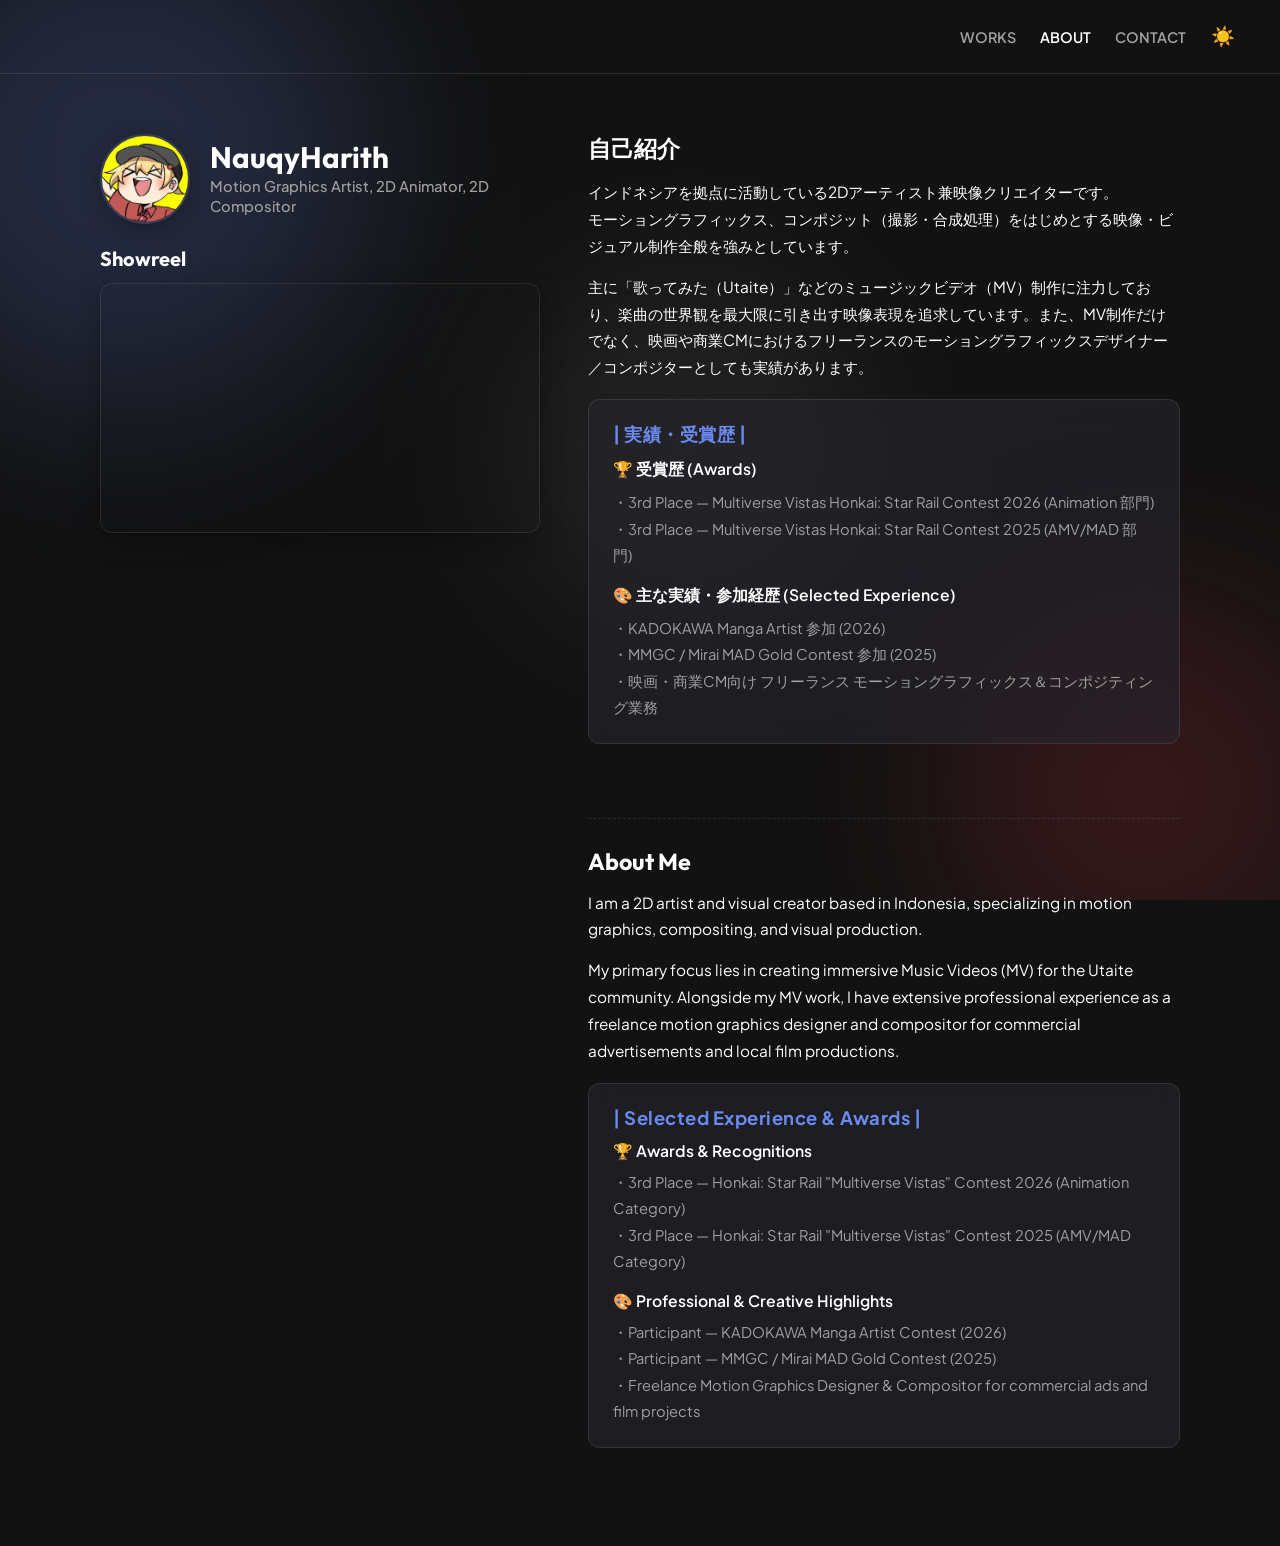
<file: about.html>
<!DOCTYPE html>
<html lang="id">
<head>
    <meta charset="UTF-8">
    <meta name="viewport" content="width=device-width, initial-scale=1.0">
    <title>About - NauqyHarith</title>
    <link rel="preconnect" href="https://fonts.googleapis.com">
    <link rel="preconnect" href="https://fonts.gstatic.com" crossorigin>
    <link href="https://fonts.googleapis.com/css2?family=Outfit:wght@400;500;600;700;800&family=Plus+Jakarta+Sans:wght@400;500;600;700;800&display=swap" rel="stylesheet">
    <link rel="stylesheet" href="style.css">
    <script defer src="https://cdn.vercel-insights.com/v1/script.js"></script>
</head>
<body>

    <!-- EFEK BACKGROUND ANIMASI -->
    <div class="bg-effects">
        <div class="blob blob-1"></div>
        <div class="blob blob-2"></div>
        <div class="blob blob-3"></div>
    </div>

    <nav class="navbar">
        <div class="nav-brand">
            <a href="index.html" style="text-decoration: none; color: inherit; display: flex; align-items: center; gap: 12px;">
                <span></span>
            </a>
        </div>
        <div class="nav-links">
            <a href="index.html">WORKS</a>
            <a href="about.html" class="active">ABOUT</a>
            <a href="contact.html">CONTACT</a>
            <button id="themeToggle" class="theme-toggle" title="Ubah Mode">☀️</button>
        </div>
    </nav>

    <div class="container about-container">
        <div class="about-grid-layout">
            
            <!-- KOLOM KIRI: Profile & Showreel Video -->
            <div class="about-left-col">
                <div class="about-profile-card">
                    <img src="img/ZnlQS6x4_400x400.jpg" alt="Nauqy Harith" class="about-avatar">
                    <div class="about-profile-meta">
                        <h1>NauqyHarith</h1>
                        <p class="role-title">Motion Graphics Artist, 2D Animator, 2D Compositor</p>
                    </div>
                </div>

                <!-- Showreel Video YouTube -->
                <div class="showreel-section">
                    <h2 class="showreel-heading">Showreel</h2>
                    <div class="video-responsive">
                        <iframe src="https://www.youtube.com/embed/bpfGElbDBjI" title="Showreel" frameborder="0" allow="accelerometer; autoplay; clipboard-write; encrypted-media; gyroscope; picture-in-picture" allowfullscreen></iframe>
                    </div>
                </div>
            </div>

            <!-- KOLOM KANAN: Bio & Experience (JP & EN) -->
            <div class="about-right-col">
                
                <!-- Japanese Bio & Experience -->
                <div class="bio-section">
                    <h3 class="bio-heading">自己紹介</h3>
                    <p class="bio-text">インドネシアを拠点に活動している2Dアーティスト兼映像クリエイターです。<br>モーショングラフィックス、コンポジット（撮影・合成処理）をはじめとする映像・ビジュアル制作全般を強みとしています。</p>
                    <p class="bio-text">主に「歌ってみた（Utaite）」などのミュージックビデオ（MV）制作に注力しており、楽曲の世界観を最大限に引き出す映像表現を追求しています。また、MV制作だけでなく、映画や商業CMにおけるフリーランスのモーショングラフィックスデザイナー／コンポジターとしても実績があります。</p>

                    <div class="exp-block">
                        <h4 class="block-title">| 実績・受賞歴 |</h4>
                        
                        <div class="exp-group">
                            <p class="exp-category-title">🏆 受賞歴 (Awards)</p>
                            <ul class="exp-list">
                                <li>・3rd Place — Multiverse Vistas Honkai: Star Rail Contest 2026 (Animation 部門)</li>
                                <li>・3rd Place — Multiverse Vistas Honkai: Star Rail Contest 2025 (AMV/MAD 部門)</li>
                            </ul>
                        </div>

                        <div class="exp-group">
                            <p class="exp-category-title">🎨 主な実績・参加経歴 (Selected Experience)</p>
                            <ul class="exp-list">
                                <li>・KADOKAWA Manga Artist 参加 (2026)</li>
                                <li>・MMGC / Mirai MAD Gold Contest 参加 (2025)</li>
                                <li>・映画・商業CM向け フリーランス モーショングラフィックス＆コンポジティング業務</li>
                            </ul>
                        </div>
                    </div>
                </div>

                <!-- English Translation -->
                <div class="bio-section en-section">
                    <hr class="section-divider">
                    <h3 class="bio-heading">About Me</h3>
                    <p class="bio-text">I am a 2D artist and visual creator based in Indonesia, specializing in motion graphics, compositing, and visual production.</p>
                    <p class="bio-text">My primary focus lies in creating immersive Music Videos (MV) for the Utaite community. Alongside my MV work, I have extensive professional experience as a freelance motion graphics designer and compositor for commercial advertisements and local film productions.</p>

                    <div class="exp-block">
                        <h4 class="block-title">| Selected Experience & Awards |</h4>
                        
                        <div class="exp-group">
                            <p class="exp-category-title">🏆 Awards & Recognitions</p>
                            <ul class="exp-list">
                                <li>・3rd Place — Honkai: Star Rail "Multiverse Vistas" Contest 2026 (Animation Category)</li>
                                <li>・3rd Place — Honkai: Star Rail "Multiverse Vistas" Contest 2025 (AMV/MAD Category)</li>
                            </ul>
                        </div>

                        <div class="exp-group">
                            <p class="exp-category-title">🎨 Professional & Creative Highlights</p>
                            <ul class="exp-list">
                                <li>・Participant — KADOKAWA Manga Artist Contest (2026)</li>
                                <li>・Participant — MMGC / Mirai MAD Gold Contest (2025)</li>
                                <li>・Freelance Motion Graphics Designer & Compositor for commercial ads and film projects</li>
                            </ul>
                        </div>
                    </div>
                </div>

            </div>

        </div>
    </div>
    
    <!-- Script Mode -->
    <script src="script.js"></script>
</body>
</html>
</file>
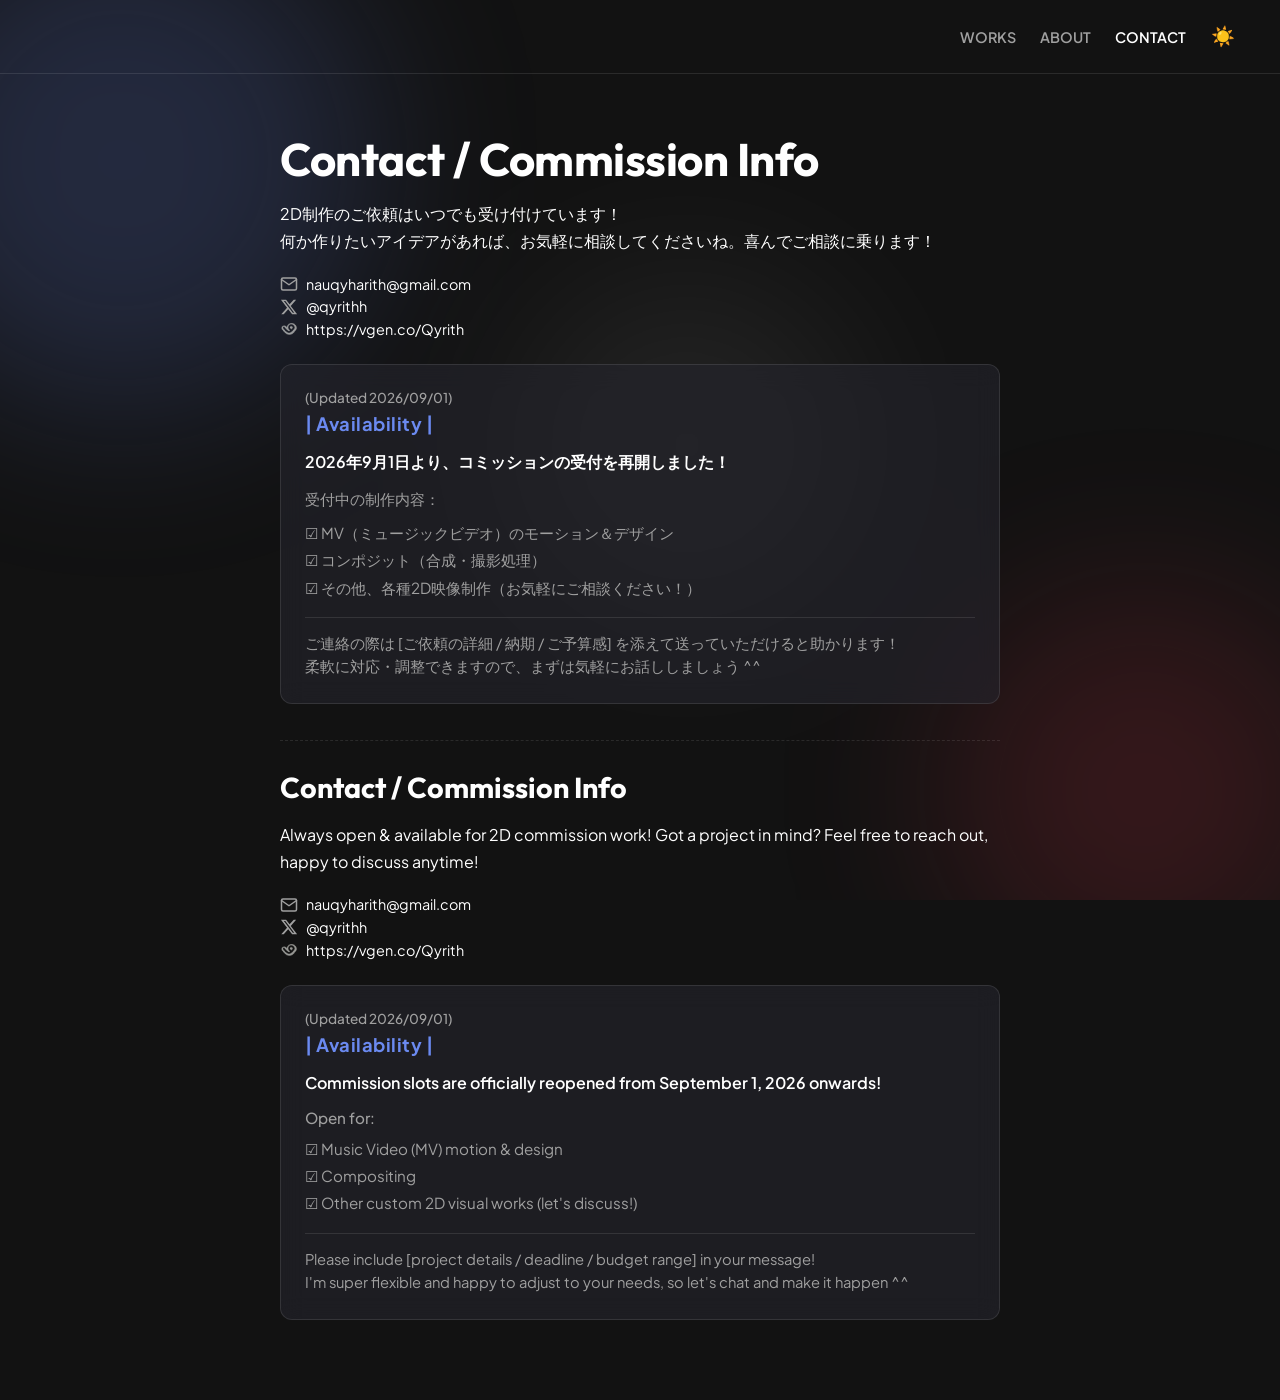
<file: contact.html>
<!DOCTYPE html>
<html lang="id">
<head>
    <meta charset="UTF-8">
    <meta name="viewport" content="width=device-width, initial-scale=1.0">
    <title>Contact - NauqyHarith</title>
    <link rel="preconnect" href="https://fonts.googleapis.com">
    <link rel="preconnect" href="https://fonts.gstatic.com" crossorigin>
    <link href="https://fonts.googleapis.com/css2?family=Outfit:wght@400;500;600;700;800&family=Plus+Jakarta+Sans:wght@400;500;600;700;800&display=swap" rel="stylesheet">
    <link rel="stylesheet" href="style.css">
    <script defer src="https://cdn.vercel-insights.com/v1/script.js"></script>
</head>
<body>

    <!-- EFEK BACKGROUND ANIMASI -->
    <div class="bg-effects">
        <div class="blob blob-1"></div>
        <div class="blob blob-2"></div>
        <div class="blob blob-3"></div>
    </div>

    <nav class="navbar">
        <div class="nav-brand">
            <a href="index.html" style="text-decoration: none; color: inherit; display: flex; align-items: center; gap: 12px;">
                <span></span>
            </a>
        </div>
        <div class="nav-links">
            <a href="index.html">WORKS</a>
            <a href="about.html">ABOUT</a>
            <a href="contact.html" class="active">CONTACT</a>
            <button id="themeToggle" class="theme-toggle" title="Ubah Mode">☀️</button>
        </div>
    </nav>

    <div class="container contact-container">
        
        <!-- Japanese Contact / Commission Info -->
        <div class="contact-section">
            <h1 class="page-title">Contact / Commission Info</h1>
            <p class="contact-desc">2D制作のご依頼はいつでも受け付けています！<br>何か作りたいアイデアがあれば、お気軽に相談してくださいね。喜んでご相談に乗ります！</p>

            <div class="profile-contacts contact-page-links">
                <p class="contact-email">
                    <svg xmlns="http://www.w3.org/2000/svg" width="18" height="18" viewBox="0 0 24 24" fill="none" stroke="currentColor" stroke-width="2" stroke-linecap="round" stroke-linejoin="round">
                        <path d="M4 4h16c1.1 0 2 .9 2 2v12c0 1.1-.9 2-2 2H4c-1.1 0-2-.9-2-2V6c0-1.1.9-2 2-2z"></path>
                        <polyline points="22,6 12,13 2,6"></polyline>
                    </svg>
                    <a href="https://mail.google.com/mail/?view=cm&fs=1&to=nauqyharith@gmail.com" target="_blank" rel="noopener noreferrer">nauqyharith@gmail.com</a>
                </p>

                <p class="contact-email">
                    <svg class="x-icon" xmlns="http://www.w3.org/2000/svg" width="18" height="18" viewBox="0 0 24 24" fill="currentColor">
                        <path d="M18.244 2.25h3.308l-7.227 8.26 8.502 11.24H16.17l-5.214-6.817L4.99 21.75H1.68l7.73-8.835L1.254 2.25H8.08l4.713 6.231zm-1.161 17.52h1.833L7.084 4.126H5.117z"/>
                    </svg>
                    <a href="https://x.com/qyrithh" target="_blank" rel="noopener noreferrer">@qyrithh</a>
                </p>

                <p class="contact-email">
                    <img src="img/VGen Badge - outline.png" alt="VGen" class="vgen-icon">
                    <a href="https://vgen.co/Qyrith" target="_blank" rel="noopener noreferrer">https://vgen.co/Qyrith</a>
                </p>
            </div>

            <div class="contact-block">
                <p class="update-date">(Updated 2026/09/01)</p>
                <h3 class="block-title">| Availability |</h3>
                <p class="status-bold">2026年9月1日より、コミッションの受付を再開しました！</p>
                <p class="status-note">受付中の制作内容：</p>
                <ul class="status-list">
                    <li>☑ MV（ミュージックビデオ）のモーション＆デザイン</li>
                    <li>☑ コンポジット（合成・撮影処理）</li>
                    <li>☑ その他、各種2D映像制作（お気軽にご相談ください！）</li>
                </ul>
                <p class="contact-closing-note">ご連絡の際は [ご依頼の詳細 / 納期 / ご予算感] を添えて送っていただけると助かります！<br>柔軟に対応・調整できますので、まずは気軽にお話ししましょう ^^</p>
            </div>
        </div>

        <!-- English Translation -->
        <div class="contact-section en-section">
            <hr class="section-divider">
            <h2 class="page-title-sub">Contact / Commission Info</h2>
            <p class="contact-desc">Always open & available for 2D commission work! Got a project in mind? Feel free to reach out, happy to discuss anytime!</p>

            <div class="profile-contacts contact-page-links">
                <p class="contact-email">
                    <svg xmlns="http://www.w3.org/2000/svg" width="18" height="18" viewBox="0 0 24 24" fill="none" stroke="currentColor" stroke-width="2" stroke-linecap="round" stroke-linejoin="round">
                        <path d="M4 4h16c1.1 0 2 .9 2 2v12c0 1.1-.9 2-2 2H4c-1.1 0-2-.9-2-2V6c0-1.1.9-2 2-2z"></path>
                        <polyline points="22,6 12,13 2,6"></polyline>
                    </svg>
                    <a href="https://mail.google.com/mail/?view=cm&fs=1&to=nauqyharith@gmail.com" target="_blank" rel="noopener noreferrer">nauqyharith@gmail.com</a>
                </p>

                <p class="contact-email">
                    <svg class="x-icon" xmlns="http://www.w3.org/2000/svg" width="18" height="18" viewBox="0 0 24 24" fill="currentColor">
                        <path d="M18.244 2.25h3.308l-7.227 8.26 8.502 11.24H16.17l-5.214-6.817L4.99 21.75H1.68l7.73-8.835L1.254 2.25H8.08l4.713 6.231zm-1.161 17.52h1.833L7.084 4.126H5.117z"/>
                    </svg>
                    <a href="https://x.com/qyrithh" target="_blank" rel="noopener noreferrer">@qyrithh</a>
                </p>

                <p class="contact-email">
                    <img src="img/VGen Badge - outline.png" alt="VGen" class="vgen-icon">
                    <a href="https://vgen.co/Qyrith" target="_blank" rel="noopener noreferrer">https://vgen.co/Qyrith</a>
                </p>
            </div>

            <div class="contact-block">
                <p class="update-date">(Updated 2026/09/01)</p>
                <h3 class="block-title">| Availability |</h3>
                <p class="status-bold">Commission slots are officially reopened from September 1, 2026 onwards!</p>
                <p class="status-note">Open for:</p>
                <ul class="status-list">
                    <li>☑ Music Video (MV) motion & design</li>
                    <li>☑ Compositing</li>
                    <li>☑ Other custom 2D visual works (let's discuss!)</li>
                </ul>
                <p class="contact-closing-note">Please include [project details / deadline / budget range] in your message!<br>I'm super flexible and happy to adjust to your needs, so let's chat and make it happen ^^</p>
            </div>
        </div>

    </div>
    
    <!-- Script Mode -->
    <script src="script.js"></script>
</body>
</html>
</file>
<file: style.css>
*, *::before, *::after {
    box-sizing: border-box;
}

html {
    width: 100%;
    max-width: 100%;
    overflow-x: hidden;
}

:root {
    --bg-main: #121212; 
    --bg-card: rgba(37, 37, 45, 0.6); 
    --text-primary: #ffffff;
    --text-secondary: #a0a0a0;
    --text-accent: #6b8af0; 
    --border-color: rgba(255, 255, 255, 0.1); 
}

body {
    margin: 0;
    padding: 0;
    width: 100%;
    max-width: 100%;
    font-family: 'Plus Jakarta Sans', -apple-system, BlinkMacSystemFont, 'Segoe UI', Roboto, sans-serif;
    background-color: var(--bg-main);
    color: var(--text-primary);
    position: relative; 
    overflow-x: hidden; 
}

/* ================= NAVIGASI ================= */
.navbar {
    display: flex;
    justify-content: space-between;
    align-items: center;
    padding: 20px 40px;
    border-bottom: 1px solid var(--border-color);
}

.nav-brand {
    font-family: 'Outfit', sans-serif;
    font-weight: 700;
    letter-spacing: 1px;
}

.nav-links {
    display: flex;
    align-items: center;
}

.nav-links a {
    color: var(--text-secondary);
    text-decoration: none;
    margin-left: 24px;
    font-size: 0.9rem;
    font-weight: 600;
    transition: color 0.2s;
}

.nav-links a:hover, .nav-links a.active {
    color: var(--text-primary);
}

/* ================= CONTAINER UMUM ================= */
.container {
    max-width: 1100px;
    margin: 0 auto;
    padding: 60px 20px;
}

/* ================= HALAMAN WORKS (HOME) ================= */
.profile-section {
    display: flex;
    align-items: center;
    gap: 36px;
    margin-bottom: 45px;
}

.home-avatar {
    width: 130px;
    height: 130px;
    border-radius: 50%;
    object-fit: cover;
    box-shadow: 0 8px 24px rgba(0,0,0,0.2);
    border: 2px solid var(--border-color);
    flex-shrink: 0;
}

.profile-info {
    display: flex;
    flex-direction: column;
}

/* Label Portofolio Kecil */
.portfolio-label {
    font-size: 0.8rem;
    color: var(--text-accent);
    letter-spacing: 3px;
    text-transform: uppercase;
    margin: 0 0 6px 0;
    font-weight: 700;
}

/* Judul Utama (Nama Kamu) */
.page-title {
    font-family: 'Outfit', 'Plus Jakarta Sans', sans-serif;
    font-size: 2.85rem;
    font-weight: 700;
    line-height: 1.1;
    margin: 0 0 8px 0;
    color: var(--text-primary);
    letter-spacing: -0.5px;
}

/* Subtitle Role / Keahlian */
.profile-role, 
.profile-details .name-highlight {
    font-family: 'Plus Jakarta Sans', sans-serif;
    font-size: 1.02rem;
    font-weight: 500;
    color: var(--text-secondary);
    margin: 0 0 10px 0;
    line-height: 1.3;
}

.profile-contacts {
    display: flex;
    flex-direction: column;
    gap: 4px;
}

.profile-contacts .contact-email {
    margin: 0;
    font-size: 0.9rem;
    line-height: 1.3;
    gap: 8px;
}

.profile-details a {
    color: var(--text-secondary);
    text-decoration: none;
    transition: color 0.2s;
}

.profile-details a:hover {
    color: var(--text-accent);
}

.filter-section {
    display: flex;
    gap: 10px;
    margin-bottom: 40px;
    flex-wrap: wrap;
}

.filter-btn {
    background-color: transparent;
    border: 1px solid var(--border-color);
    color: var(--text-secondary);
    padding: 8px 16px;
    border-radius: 6px;
    cursor: pointer;
    font-family: 'Plus Jakarta Sans', sans-serif;
    font-weight: 500;
    font-size: 0.9rem;
    transition: all 0.2s;
}

.filter-btn:hover, .filter-btn.active {
    background-color: var(--bg-card);
    color: var(--text-primary);
    border-color: #555;
}

.portfolio-grid {
    display: grid;
    grid-template-columns: repeat(auto-fill, minmax(320px, 1fr));
    gap: 24px;
}

.card {
    display: flex;
    flex-direction: column;
    text-decoration: none;
    color: inherit;
    background-color: var(--bg-card);
    border: 1px solid var(--border-color);
    border-radius: 12px;
    overflow: hidden;
    transition: transform 0.2s;
    backdrop-filter: blur(12px); 
    -webkit-backdrop-filter: blur(12px); 
}

.card:hover {
    transform: translateY(-4px);
}

.thumbnail-container {
    position: relative;
    width: 100%;
    aspect-ratio: 16/9;
    border-radius: 8px;
    overflow: hidden;
}

.thumbnail-container img {
    width: 100%;
    height: 100%;
    object-fit: cover;
    transition: transform 0.3s ease;
}

.card:hover .thumbnail-container img {
    transform: scale(1.05); 
}

.play-overlay {
    position: absolute;
    top: 50%;
    left: 50%;
    transform: translate(-50%, -50%);
    background: rgba(0,0,0,0.6);
    color: white;
    width: 48px;
    height: 48px;
    display: flex;
    align-items: center;
    justify-content: center;
    border-radius: 50%;
    font-size: 1.2rem;
    opacity: 0; 
    transition: opacity 0.2s;
    backdrop-filter: blur(2px);
}

.card:hover .play-overlay {
    opacity: 1; 
}

.card-info {
    padding: 16px 0;
}

.card-meta-row {
    display: flex;
    justify-content: space-between;
    align-items: center;
    padding: 0 12px;
    margin-bottom: 6px;
}

.card-subtitle {
    font-size: 0.8rem;
    color: var(--text-secondary);
    margin: 0;
}

.card-year-badge {
    font-size: 0.75rem;
    font-weight: 600;
    color: var(--text-accent);
    background: rgba(107, 138, 240, 0.12);
    border: 1px solid rgba(107, 138, 240, 0.25);
    padding: 2px 8px;
    border-radius: 12px;
    letter-spacing: 0.5px;
    white-space: nowrap;
}

.card-title {
    font-family: 'Outfit', 'Plus Jakarta Sans', sans-serif;
    font-size: 1.1rem;
    font-weight: 600;
    line-height: 1.35;
    padding: 0 12px;
    margin: 0 0 12px 0;
    color: var(--text-primary);
}

.card-tags {
    display: flex;
    padding: 0 12px;
    gap: 8px;
    flex-wrap: wrap;
    margin-bottom: 12px;
}

.card-tags span {
    background-color: var(--bg-card);
    padding: 4px 8px;
    border-radius: 4px;
    font-size: 0.75rem;
    color: var(--text-secondary);
}

.card-link {
    font-size: 0.85rem;
    color: var(--text-accent);
    margin: 0;
}

/* ================= MORE BUTTON (PLAYLIST) ================= */
.more-section {
    display: flex;
    justify-content: center;
    margin-top: 50px;
}

.more-btn {
    display: inline-flex;
    align-items: center;
    gap: 12px;
    background: var(--bg-card);
    border: 1px solid var(--border-color);
    color: var(--text-primary);
    padding: 14px 32px;
    border-radius: 30px;
    font-family: 'Plus Jakarta Sans', sans-serif;
    font-weight: 600;
    font-size: 0.95rem;
    text-decoration: none;
    transition: all 0.3s ease;
    backdrop-filter: blur(12px);
    -webkit-backdrop-filter: blur(12px);
    box-shadow: 0 4px 15px rgba(0, 0, 0, 0.2);
}

.more-btn .yt-icon {
    color: #ff0000;
    flex-shrink: 0;
    transition: transform 0.2s;
}

.more-btn .external-icon {
    stroke: var(--text-secondary);
    flex-shrink: 0;
    transition: stroke 0.2s, transform 0.2s;
}

.more-btn:hover {
    background: var(--text-accent);
    color: #ffffff;
    border-color: var(--text-accent);
    transform: translateY(-3px);
    box-shadow: 0 8px 25px rgba(107, 138, 240, 0.35);
}

.more-btn:hover .yt-icon {
    color: #ffffff;
    transform: scale(1.1);
}

.more-btn:hover .external-icon {
    stroke: #ffffff;
    transform: translate(2px, -2px);
}

/* ================= HALAMAN ABOUT ================= */
.about-container { 
    max-width: 1120px; 
}

.about-grid-layout {
    display: grid;
    grid-template-columns: 440px 1fr;
    gap: 48px;
    align-items: start;
}

/* Kolom Kiri: Profile & Showreel */
.about-left-col {
    position: sticky;
    top: 30px;
    display: flex;
    flex-direction: column;
    gap: 22px;
}

.about-profile-card {
    display: flex;
    align-items: center;
    gap: 20px;
}

.about-avatar {
    width: 90px;
    height: 90px;
    border-radius: 50%;
    object-fit: cover;
    border: 2px solid var(--border-color);
    box-shadow: 0 6px 20px rgba(0,0,0,0.25);
    flex-shrink: 0;
}

.about-profile-meta h1 {
    font-family: 'Outfit', 'Plus Jakarta Sans', sans-serif;
    margin: 0 0 4px 0;
    font-size: 1.85rem;
    font-weight: 700;
    line-height: 1.1;
    color: var(--text-primary);
}

.about-profile-meta .role-title {
    color: var(--text-secondary);
    font-family: 'Plus Jakarta Sans', sans-serif;
    font-weight: 500;
    font-size: 0.92rem;
    line-height: 1.35;
    margin: 0;
}

.showreel-section {
    margin-top: 0;
}

.showreel-heading {
    font-family: 'Outfit', 'Plus Jakarta Sans', sans-serif;
    margin: 0 0 12px 0;
    font-size: 1.25rem;
    font-weight: 700;
    color: var(--text-primary);
}

.video-responsive {
    position: relative;
    padding-bottom: 56.25%; 
    height: 0;
    overflow: hidden;
    border-radius: 12px;
    border: 1px solid var(--border-color);
    box-shadow: 0 8px 24px rgba(0,0,0,0.25);
}

.video-responsive iframe {
    position: absolute;
    top: 0;
    left: 0;
    width: 100%;
    height: 100%;
}

/* Kolom Kanan: Bio & Content */
.about-right-col {
    display: flex;
    flex-direction: column;
}

.bio-section {
    margin-bottom: 20px;
}

.bio-heading {
    font-family: 'Outfit', 'Plus Jakarta Sans', sans-serif;
    font-size: 1.45rem;
    font-weight: 700;
    color: var(--text-primary);
    margin: 0 0 14px 0;
}

.bio-text {
    line-height: 1.75;
    color: var(--text-primary);
    font-size: 0.96rem;
    margin: 0 0 14px 0;
}

.exp-block {
    background: var(--bg-card);
    border: 1px solid var(--border-color);
    border-radius: 12px;
    padding: 22px 24px;
    margin: 18px 0;
    backdrop-filter: blur(12px);
    -webkit-backdrop-filter: blur(12px);
}

.exp-category-title {
    font-weight: 600;
    font-size: 0.98rem;
    color: var(--text-primary);
    margin: 16px 0 8px 0;
}

.exp-block .exp-group:first-of-type .exp-category-title {
    margin-top: 10px;
}

.exp-list {
    list-style: none;
    padding: 0;
    margin: 0;
    line-height: 1.8;
    color: var(--text-secondary);
    font-size: 0.92rem;
}

.section-divider {
    border: none;
    border-top: 1px dashed var(--border-color);
    margin: 36px 0 28px 0;
}

@media (max-width: 900px) {
    .about-grid-layout {
        grid-template-columns: 1fr;
        gap: 36px;
    }
    .about-left-col {
        position: static;
    }
}

/* ================= HALAMAN CONTACT ================= */
.contact-container { max-width: 760px; }
.page-title-sub {
    font-family: 'Outfit', 'Plus Jakarta Sans', sans-serif;
    font-size: 1.8rem;
    font-weight: 700;
    color: var(--text-primary);
    margin: 0 0 12px 0;
}
.contact-desc {
    line-height: 1.7;
    color: var(--text-primary);
    font-size: 1rem;
    margin-bottom: 20px;
}
.contact-page-links {
    margin-bottom: 25px;
}
.contact-block {
    background: var(--bg-card);
    border: 1px solid var(--border-color);
    border-radius: 12px;
    padding: 24px;
    margin: 20px 0;
    backdrop-filter: blur(12px);
    -webkit-backdrop-filter: blur(12px);
}
.update-date {
    font-size: 0.85rem;
    color: var(--text-secondary);
    margin: 0 0 6px 0;
    font-weight: 500;
}
.block-title {
    color: var(--text-accent);
    font-size: 1.15rem;
    font-weight: 700;
    margin: 0 0 12px 0;
    letter-spacing: 0.5px;
}
.status-bold {
    font-weight: 600;
    font-size: 1rem;
    color: var(--text-primary);
    margin-bottom: 12px;
}
.status-note {
    color: var(--text-secondary);
    font-size: 0.95rem;
    font-weight: 500;
    margin-bottom: 8px;
}
.status-list {
    list-style: none;
    padding: 0;
    margin: 0 0 16px 0;
    line-height: 1.8;
    color: var(--text-secondary);
    font-size: 0.95rem;
}
.contact-closing-note {
    font-size: 0.92rem;
    color: var(--text-secondary);
    line-height: 1.6;
    margin: 0;
    border-top: 1px solid var(--border-color);
    padding-top: 14px;
}

/* ================= TEMA TERANG (LIGHT MODE) ================= */
body.light-mode {
    --bg-main: #f4f6f9;     
    --bg-card: rgba(255, 255, 255, 0.65); 
    --text-primary: #111827; 
    --text-secondary: #4b5563; 
    --text-accent: #4f46e5;  
    --border-color: rgba(0, 0, 0, 0.08); 
}

.theme-toggle {
    background: none;
    border: none;
    color: var(--text-primary);
    cursor: pointer;
    font-size: 1.2rem;
    margin-left: 20px;
    padding: 5px;
    display: inline-flex;
    align-items: center;
    justify-content: center;
    transition: transform 0.2s;
}

.theme-toggle:hover {
    transform: scale(1.1);
}

/* ================= ANIMATED BACKGROUND EFFECTS ================= */
.bg-effects {
    position: fixed; 
    top: 0;
    left: 0;
    width: 100%;
    height: 100%;
    max-width: 100%;
    max-height: 100%;
    z-index: -1; 
    overflow: hidden;
    pointer-events: none; 
}

.blob {
    position: absolute;
    border-radius: 50%;
    filter: blur(90px); 
    opacity: 0.5;
    animation: floatBlob 20s infinite alternate ease-in-out;
}

.blob-1 {
    width: 500px;
    height: 500px;
    background: rgba(107, 138, 240, 0.4); 
    top: -10%;
    left: -10%;
}

.blob-2 {
    width: 400px;
    height: 400px;
    background: rgba(220, 53, 69, 0.35); 
    bottom: -10%;
    right: -5%;
    animation-duration: 25s;
    animation-direction: alternate-reverse;
}

.blob-3 {
    width: 350px;
    height: 350px;
    background: rgba(255, 255, 255, 0.15); 
    top: 30%;
    left: 40%;
    animation-duration: 30s;
}

body.light-mode .blob-1 { background: rgba(107, 138, 240, 0.5); }
body.light-mode .blob-2 { background: rgba(220, 53, 69, 0.4); }
body.light-mode .blob-3 { background: rgba(180, 200, 255, 0.4); }

@keyframes floatBlob {
    0% { transform: translate(0, 0) scale(1); }
    33% { transform: translate(50px, -50px) scale(1.1); }
    66% { transform: translate(-30px, 40px) scale(0.9); }
    100% { transform: translate(60px, 20px) scale(1.05); }
}

/* Posisi Ikon dan Teks Email & Socials */
.contact-email {
    display: flex;
    align-items: center;
    gap: 10px; /* Jarak antara ikon dan teks */
    color: var(--text-secondary);
}

.contact-email svg {
    /* Warnanya ngikutin teks secondary biar nyatu */
    stroke: var(--text-secondary); 
    flex-shrink: 0;
}

.contact-email .x-icon {
    stroke: none;
    fill: var(--text-secondary);
    width: 18px;
    height: 18px;
    flex-shrink: 0;
    transition: fill 0.2s;
}

.contact-email a {
    color: var(--text-primary);
    text-decoration: none;
    transition: opacity 0.2s, color 0.2s;
}

.contact-email:hover svg {
    stroke: var(--text-primary);
}

.contact-email:hover .x-icon {
    fill: var(--text-primary);
}

.contact-email a:hover {
    opacity: 0.8;
}

/* Pengaturan khusus untuk logo VGen PNG */
.vgen-icon {
    width: 18px;
    height: 18px;
    object-fit: contain;
    opacity: 0.6; /* Dibikin agak pudar biar sewarna dengan ikon email (abu-abu) */
    flex-shrink: 0;
    transition: opacity 0.2s;
}

.contact-email:hover .vgen-icon {
    opacity: 1;
}

/* Trik sulap: Pas di mode gelap (Dark Mode), warna hitam di logo VGen kita balik (invert) jadi putih */
body:not(.light-mode) .vgen-icon {
    filter: invert(1);
}

/* ================= POPUP MODAL NOTION PEEK VIEW ================= */
/* Kursor tangan pas card di-hover */
.project-card { cursor: pointer; }

/* Background hitam transparan nutupin layar */
.modal-overlay {
    position: fixed; top: 0; left: 0; width: 100%; height: 100%;
    background: rgba(0, 0, 0, 0.85);
    z-index: 1000; display: flex; justify-content: center; align-items: center;
    opacity: 0; pointer-events: none; transition: opacity 0.3s ease;
    backdrop-filter: blur(8px);
}
.modal-overlay.show {
    opacity: 1; pointer-events: auto;
}

/* Kotak Popup-nya */
.modal-content {
    background: var(--bg-main);
    width: 90%; max-width: 900px; max-height: 90vh;
    border-radius: 16px; overflow-y: auto; overflow-x: hidden;
    position: relative;
    transform: translateY(30px); transition: transform 0.3s ease;
    border: 1px solid var(--border-color);
    box-shadow: 0 20px 40px rgba(0,0,0,0.4);
}
.modal-overlay.show .modal-content {
    transform: translateY(0);
}

/* Tombol Tutup (X) */
.close-modal {
    position: absolute; top: 15px; right: 20px;
    background: rgba(0, 0, 0, 0.6); color: white;
    border: none; border-radius: 50%; width: 36px; height: 36px;
    font-size: 1.5rem; cursor: pointer; display: flex;
    align-items: center; justify-content: center; z-index: 10;
    transition: 0.2s;
}
.close-modal:hover { background: red; }

/* Banner Gambar di Atas */
.modal-banner {
    width: 100%; height: 300px; object-fit: cover; display: block;
}

/* Isi Teks dan Video */
.modal-body { padding: 40px; }

.modal-title-row {
    display: flex;
    justify-content: space-between;
    align-items: center;
    gap: 16px;
    margin-bottom: 8px;
    flex-wrap: wrap;
}

.modal-title-row h2 { 
    font-family: 'Outfit', 'Plus Jakarta Sans', sans-serif;
    margin: 0; 
    font-size: 2rem; 
    color: var(--text-primary); 
}

.modal-year-badge {
    font-size: 0.85rem;
    font-weight: 600;
    color: var(--text-accent);
    background: rgba(107, 138, 240, 0.12);
    border: 1px solid rgba(107, 138, 240, 0.3);
    padding: 4px 12px;
    border-radius: 20px;
    letter-spacing: 0.5px;
}

.modal-subtitle { color: var(--text-secondary); margin-bottom: 20px; font-size: 1.1rem; }
.role-heading { font-size: 0.9rem; color: var(--text-secondary); margin-bottom: 8px; }
.modal-tags { margin-bottom: 30px; }
.modal-tags span { font-size: 0.9rem; padding: 6px 12px; }

/* Tempat Video YouTube Auto-Resize */
.modal-video-wrapper {
    position: relative; padding-bottom: 56.25%; height: 0;
    border-radius: 12px; overflow: hidden;
    margin-bottom: 10px;
}
.modal-video-wrapper iframe {
    position: absolute; top: 0; left: 0; width: 100%; height: 100%;
}

/* Header & Scrolling Screenshot di dalam Modal */
.gallery-header-row {
    display: flex;
    justify-content: space-between;
    align-items: center;
    margin-top: 30px;
    margin-bottom: 12px;
}

.gallery-heading {
    font-family: 'Outfit', 'Plus Jakarta Sans', sans-serif;
    margin: 0;
    font-size: 1.2rem;
    color: var(--text-primary);
}

.scroll-hint {
    font-size: 0.75rem;
    color: var(--text-secondary);
    letter-spacing: 1px;
    font-weight: 500;
    user-select: none;
    opacity: 0.8;
}

.gallery-wrapper {
    position: relative;
    width: 100%;
}

.modal-gallery {
    display: flex;
    flex-direction: row;
    gap: 14px;
    overflow-x: auto;
    overflow-y: hidden;
    scroll-snap-type: x mandatory;
    scroll-behavior: smooth;
    padding-bottom: 14px;
    padding-top: 4px;
    -webkit-overflow-scrolling: touch;
}

/* Kustom Scrollbar Estetik */
.modal-gallery::-webkit-scrollbar {
    height: 6px;
}

.modal-gallery::-webkit-scrollbar-track {
    background: rgba(255, 255, 255, 0.05);
    border-radius: 4px;
}

.modal-gallery::-webkit-scrollbar-thumb {
    background: rgba(255, 255, 255, 0.25);
    border-radius: 4px;
}

.modal-gallery::-webkit-scrollbar-thumb:hover {
    background: var(--text-accent);
}

body.light-mode .modal-gallery::-webkit-scrollbar-track {
    background: rgba(0, 0, 0, 0.05);
}

body.light-mode .modal-gallery::-webkit-scrollbar-thumb {
    background: rgba(0, 0, 0, 0.25);
}

body.light-mode .modal-gallery::-webkit-scrollbar-thumb:hover {
    background: var(--text-accent);
}

.modal-gallery img {
    flex: 0 0 280px;
    width: 280px;
    height: 160px;
    object-fit: cover;
    border-radius: 8px;
    border: 1px solid var(--border-color);
    cursor: pointer;
    transition: transform 0.2s, border-color 0.2s;
    scroll-snap-align: start;
    user-select: none;
}

.modal-gallery img:hover {
    transform: scale(1.02);
    border-color: var(--text-accent);
}

/* ================= RESPONSIVE DESIGN (MOBILE & TABLET) ================= */

/* Tablet & Layar Menengah */
@media (max-width: 768px) {
    .navbar {
        padding: 16px 20px;
    }
    .nav-links a {
        margin-left: 16px;
        font-size: 0.85rem;
    }
    .theme-toggle {
        margin-left: 12px;
        font-size: 1.1rem;
    }

    .container {
        padding: 32px 18px;
    }

    /* Profil Hero di Home */
    .profile-section {
        flex-direction: column;
        align-items: flex-start;
        gap: 20px;
        margin-bottom: 32px;
    }
    .home-avatar {
        width: 96px;
        height: 96px;
    }
    .page-title {
        font-size: 2.2rem;
        margin: 0 0 6px 0;
        word-break: break-word;
    }
    .portfolio-label {
        font-size: 0.75rem;
        letter-spacing: 2.5px;
    }
    .profile-role, 
    .profile-details .name-highlight {
        font-size: 0.95rem;
        margin: 0 0 12px 0;
    }
    .profile-contacts .contact-email {
        font-size: 0.88rem;
    }

    /* Filter & Grid Card */
    .filter-section {
        gap: 8px;
        margin-bottom: 24px;
    }
    .filter-btn {
        padding: 6px 14px;
        font-size: 0.82rem;
    }
    .portfolio-grid {
        grid-template-columns: 1fr;
        gap: 20px;
    }
    .card-info {
        padding: 14px 4px;
    }
    .card-meta-row, .card-title, .card-tags {
        padding: 0 8px;
    }
    .card-title {
        font-size: 1.02rem;
    }

    .more-btn {
        width: 100%;
        justify-content: center;
        padding: 12px 20px;
        font-size: 0.9rem;
    }

    /* Halaman About */
    .about-grid-layout {
        grid-template-columns: 1fr;
        gap: 32px;
    }
    .about-left-col {
        position: static;
    }
    .about-profile-card {
        gap: 16px;
    }
    .about-avatar {
        width: 80px;
        height: 80px;
    }
    .about-profile-meta h1 {
        font-size: 1.7rem;
    }

    /* Modal Popup */
    .modal-content {
        width: 95%;
        max-height: 92vh;
        border-radius: 14px;
    }
    .modal-banner {
        height: 200px;
    }
    .modal-body {
        padding: 24px 18px;
    }
    .modal-title-row h2 {
        font-size: 1.45rem;
    }
    .modal-subtitle {
        font-size: 0.95rem;
        margin-bottom: 15px;
    }
    .modal-gallery img {
        flex: 0 0 230px;
        width: 230px;
        height: 135px;
    }
}

/* Smartphone Layar Kecil (<= 480px) */
@media (max-width: 480px) {
    .navbar {
        padding: 14px 14px;
    }
    .nav-links a {
        margin-left: 12px;
        font-size: 0.8rem;
        letter-spacing: 0.5px;
    }
    .theme-toggle {
        margin-left: 8px;
        font-size: 1rem;
    }

    .container {
        padding: 24px 14px;
    }

    .profile-section {
        gap: 16px;
        margin-bottom: 28px;
    }
    .home-avatar {
        width: 84px;
        height: 84px;
    }
    .page-title {
        font-size: 1.85rem;
    }
    .profile-role, 
    .profile-details .name-highlight {
        font-size: 0.9rem;
    }
    .profile-contacts .contact-email {
        font-size: 0.84rem;
        gap: 7px;
    }
    .contact-email a {
        word-break: break-all;
    }

    .filter-btn {
        padding: 5px 10px;
        font-size: 0.78rem;
    }

    .modal-body {
        padding: 18px 14px;
    }
    .modal-title-row h2 {
        font-size: 1.25rem;
    }
    .modal-gallery img {
        flex: 0 0 200px;
        width: 200px;
        height: 120px;
    }
}
</file>
